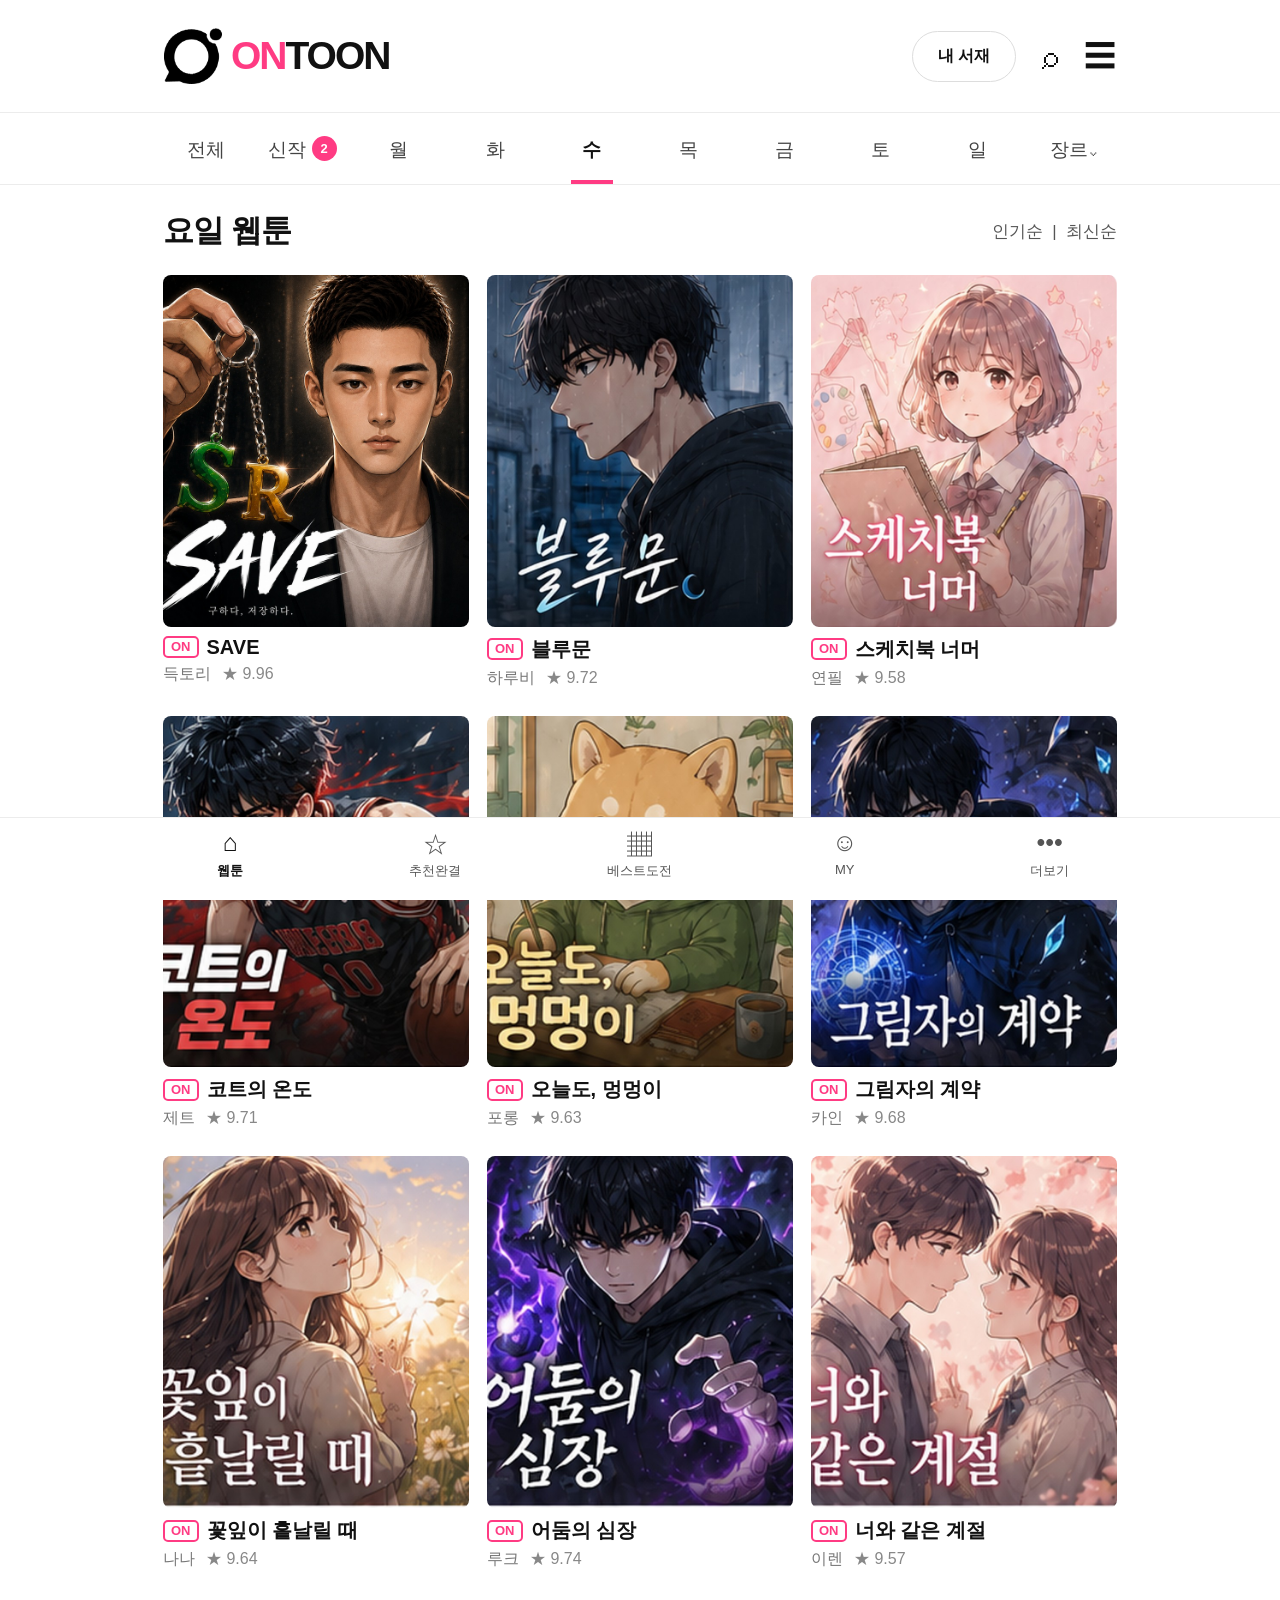
<file: index.html>
<!doctype html><html lang="ko"><head>
<meta charset="utf-8"><meta name="viewport" content="width=device-width,initial-scale=1,viewport-fit=cover">
<title>ONTOON 온툰</title><link rel="stylesheet" href="style.css"></head><body>
<header class="top"><div class="top-inner">
<a class="brand" href="index.html"><img src="assets/onium_symbol_black.png" alt="">
<span class="on">ON</span><span class="toon">TOON</span></a>
<div class="spacer"></div><div class="library">내 서재</div><span class="icon">⌕</span><span class="icon">☰</span>
</div></header>
<nav class="weekbar"><div class="week-inner">
<div class="week">전체</div><div class="week">신작 <span class="badge">2</span></div>
<div class="week">월</div><div class="week">화</div><div class="week active">수</div>
<div class="week">목</div><div class="week">금</div><div class="week">토</div><div class="week">일</div><div class="week">장르⌄</div>
</div></nav>
<main class="wrap">
<div class="heading"><h1>요일 웹툰</h1><div class="sort">인기순&nbsp;&nbsp;|&nbsp;&nbsp;최신순</div></div>
<section class="grid">
<a class="card clickable" href="save.html">
<div class="cover"><img src="assets/save_thumbnail_fixed.jpg" alt="SAVE"></div>
<div class="meta"><div class="title-row"><span class="onbadge">ON</span><span>SAVE</span></div>
<div class="creator">득토리<span class="rating">★ 9.96</span></div></div>
</a>

    <div class="card">
      <div class="cover"><img src="assets/bluemoon.jpg" alt="블루문"></div>
      <div class="meta"><div class="title-row"><span class="onbadge">ON</span><span>블루문</span></div>
      <div class="creator">하루비<span class="rating">★ 9.72</span></div></div>
    </div>
    <div class="card">
      <div class="cover"><img src="assets/sketch.jpg" alt="스케치북 너머"></div>
      <div class="meta"><div class="title-row"><span class="onbadge">ON</span><span>스케치북 너머</span></div>
      <div class="creator">연필<span class="rating">★ 9.58</span></div></div>
    </div>
    <div class="card">
      <div class="cover"><img src="assets/court.jpg" alt="코트의 온도"></div>
      <div class="meta"><div class="title-row"><span class="onbadge">ON</span><span>코트의 온도</span></div>
      <div class="creator">제트<span class="rating">★ 9.71</span></div></div>
    </div>
    <div class="card">
      <div class="cover"><img src="assets/dog.jpg" alt="오늘도, 멍멍이"></div>
      <div class="meta"><div class="title-row"><span class="onbadge">ON</span><span>오늘도, 멍멍이</span></div>
      <div class="creator">포롱<span class="rating">★ 9.63</span></div></div>
    </div>
    <div class="card">
      <div class="cover"><img src="assets/shadow.jpg" alt="그림자의 계약"></div>
      <div class="meta"><div class="title-row"><span class="onbadge">ON</span><span>그림자의 계약</span></div>
      <div class="creator">카인<span class="rating">★ 9.68</span></div></div>
    </div>
    <div class="card">
      <div class="cover"><img src="assets/petal.jpg" alt="꽃잎이 흩날릴 때"></div>
      <div class="meta"><div class="title-row"><span class="onbadge">ON</span><span>꽃잎이 흩날릴 때</span></div>
      <div class="creator">나나<span class="rating">★ 9.64</span></div></div>
    </div>
    <div class="card">
      <div class="cover"><img src="assets/heart.jpg" alt="어둠의 심장"></div>
      <div class="meta"><div class="title-row"><span class="onbadge">ON</span><span>어둠의 심장</span></div>
      <div class="creator">루크<span class="rating">★ 9.74</span></div></div>
    </div>
    <div class="card">
      <div class="cover"><img src="assets/season.jpg" alt="너와 같은 계절"></div>
      <div class="meta"><div class="title-row"><span class="onbadge">ON</span><span>너와 같은 계절</span></div>
      <div class="creator">이렌<span class="rating">★ 9.57</span></div></div>
    </div>
</section></main>
<nav class="bottom"><div class="bottom-inner">
<div class="bitem active"><span class="bi">⌂</span>웹툰</div>
<div class="bitem"><span class="bi">☆</span>추천완결</div>
<div class="bitem"><span class="bi">▦</span>베스트도전</div>
<div class="bitem"><span class="bi">☺</span>MY</div>
<div class="bitem"><span class="bi">•••</span>더보기</div>
</div></nav>
</body></html>
</file>
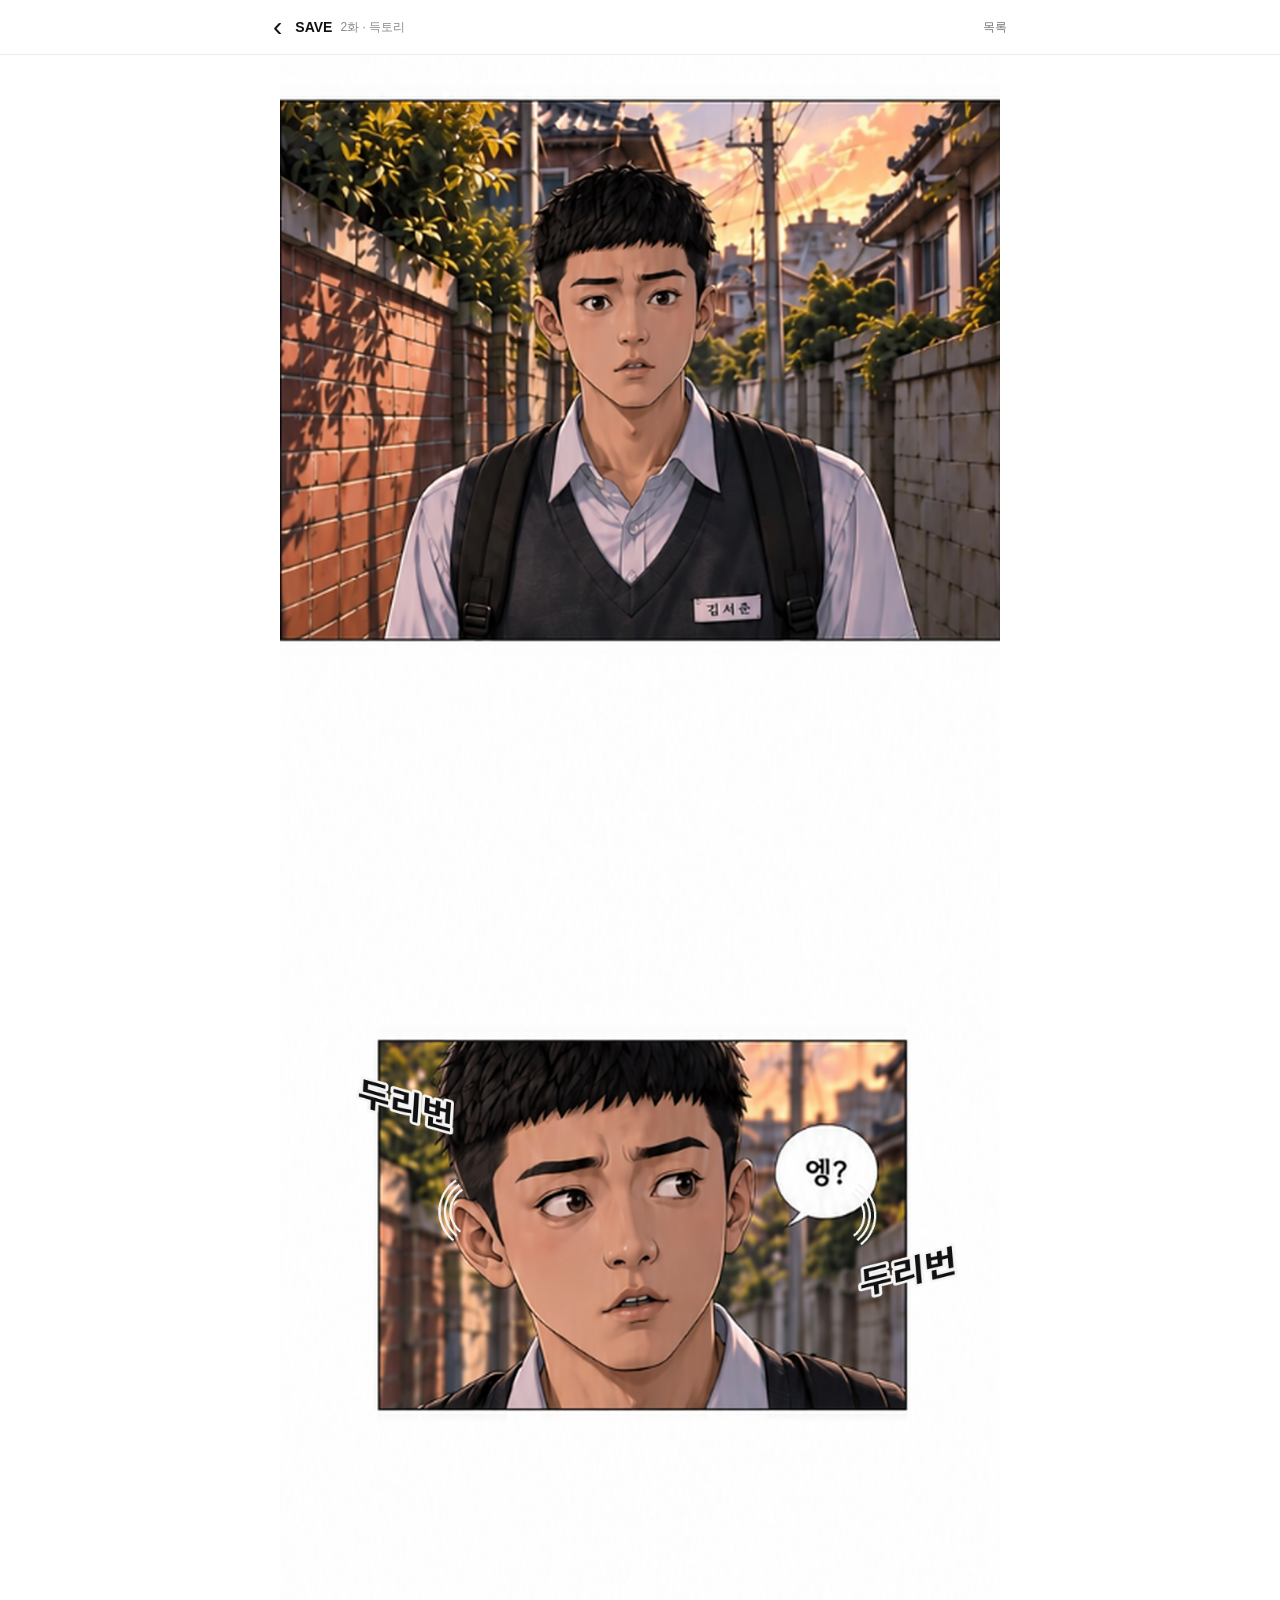
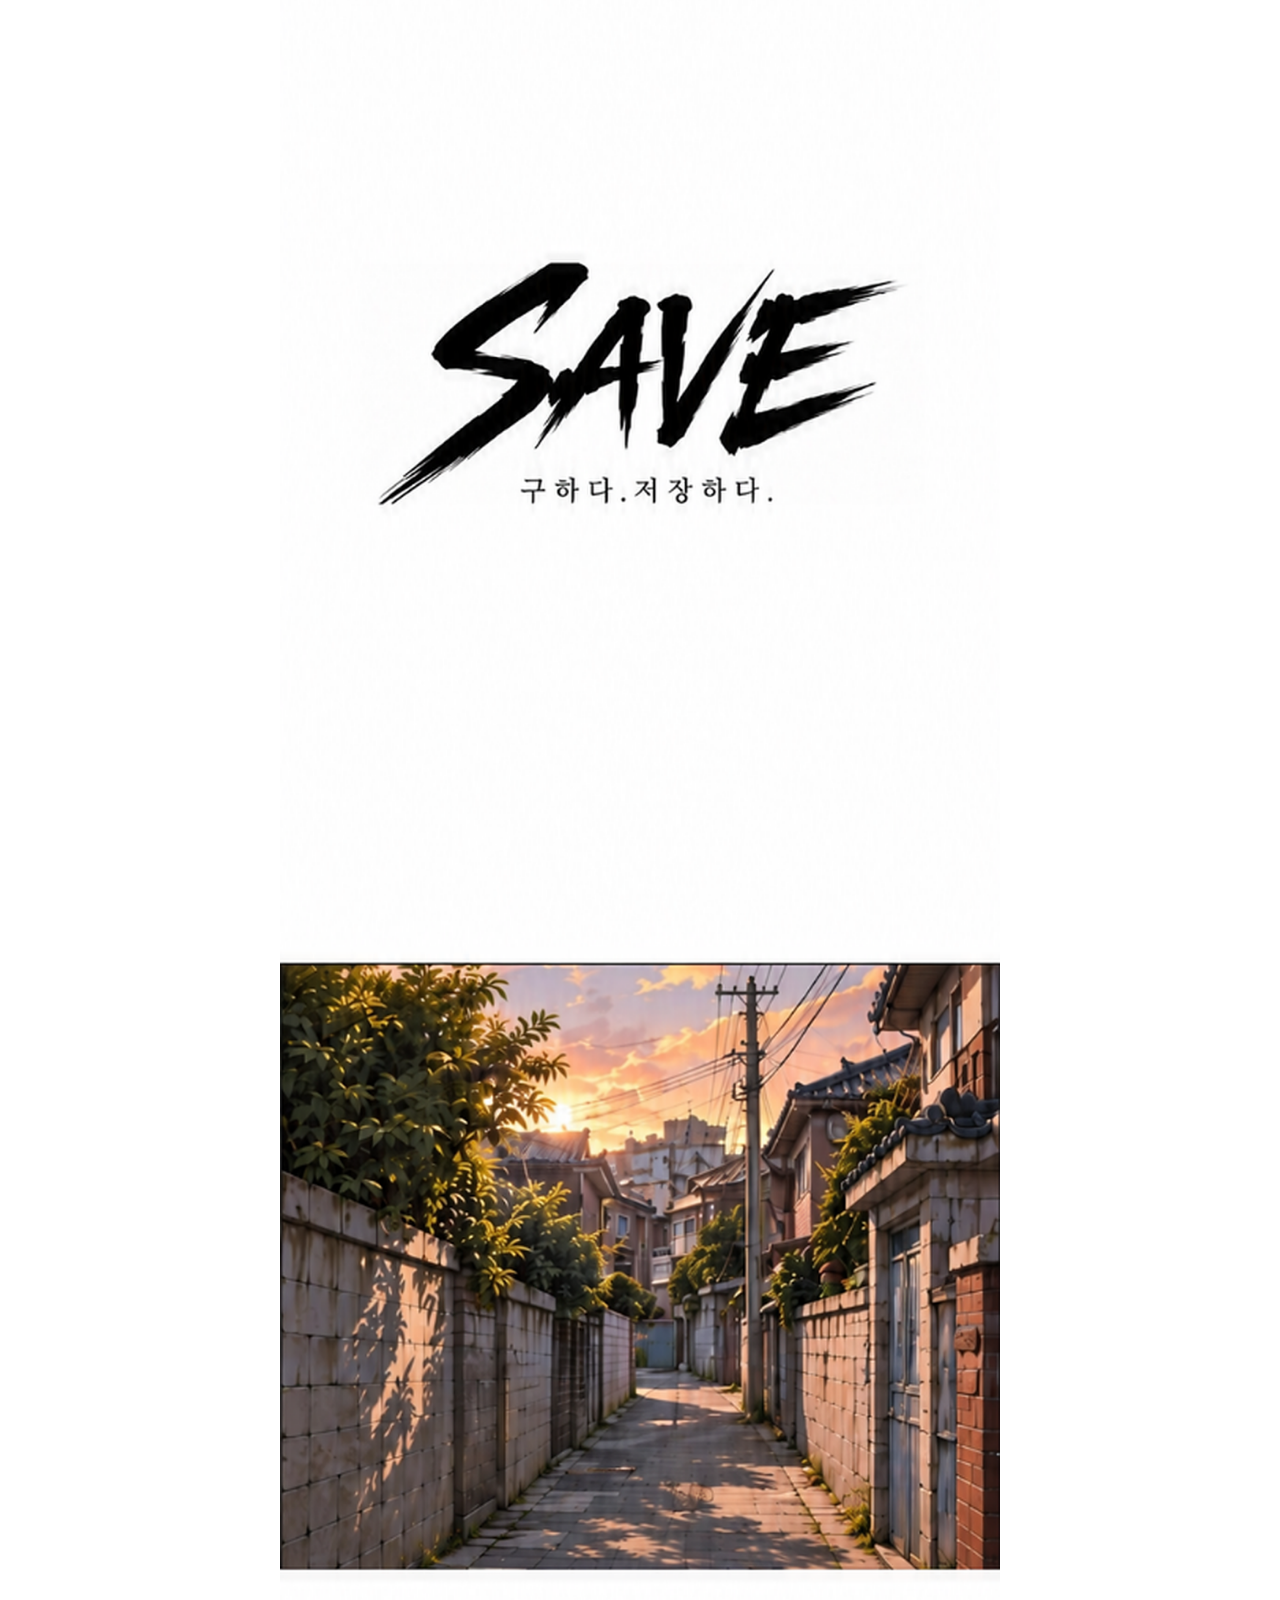
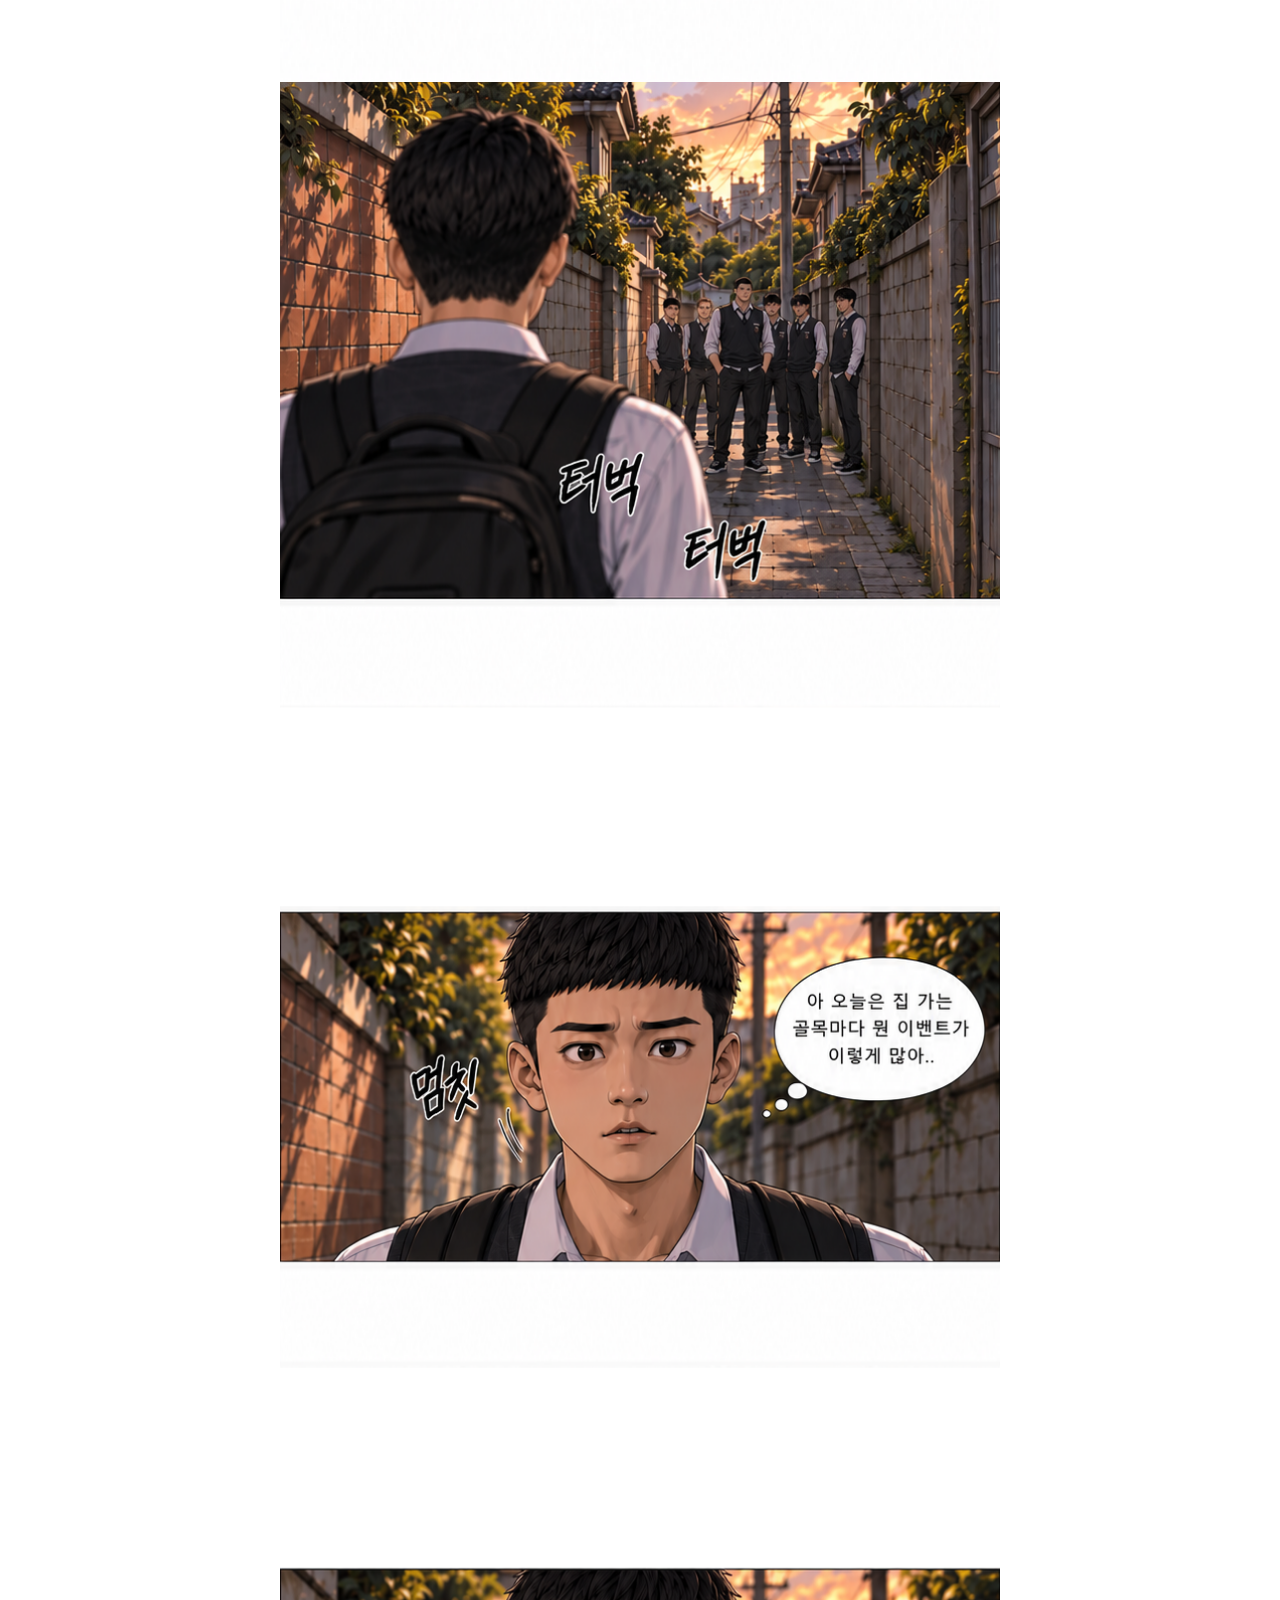
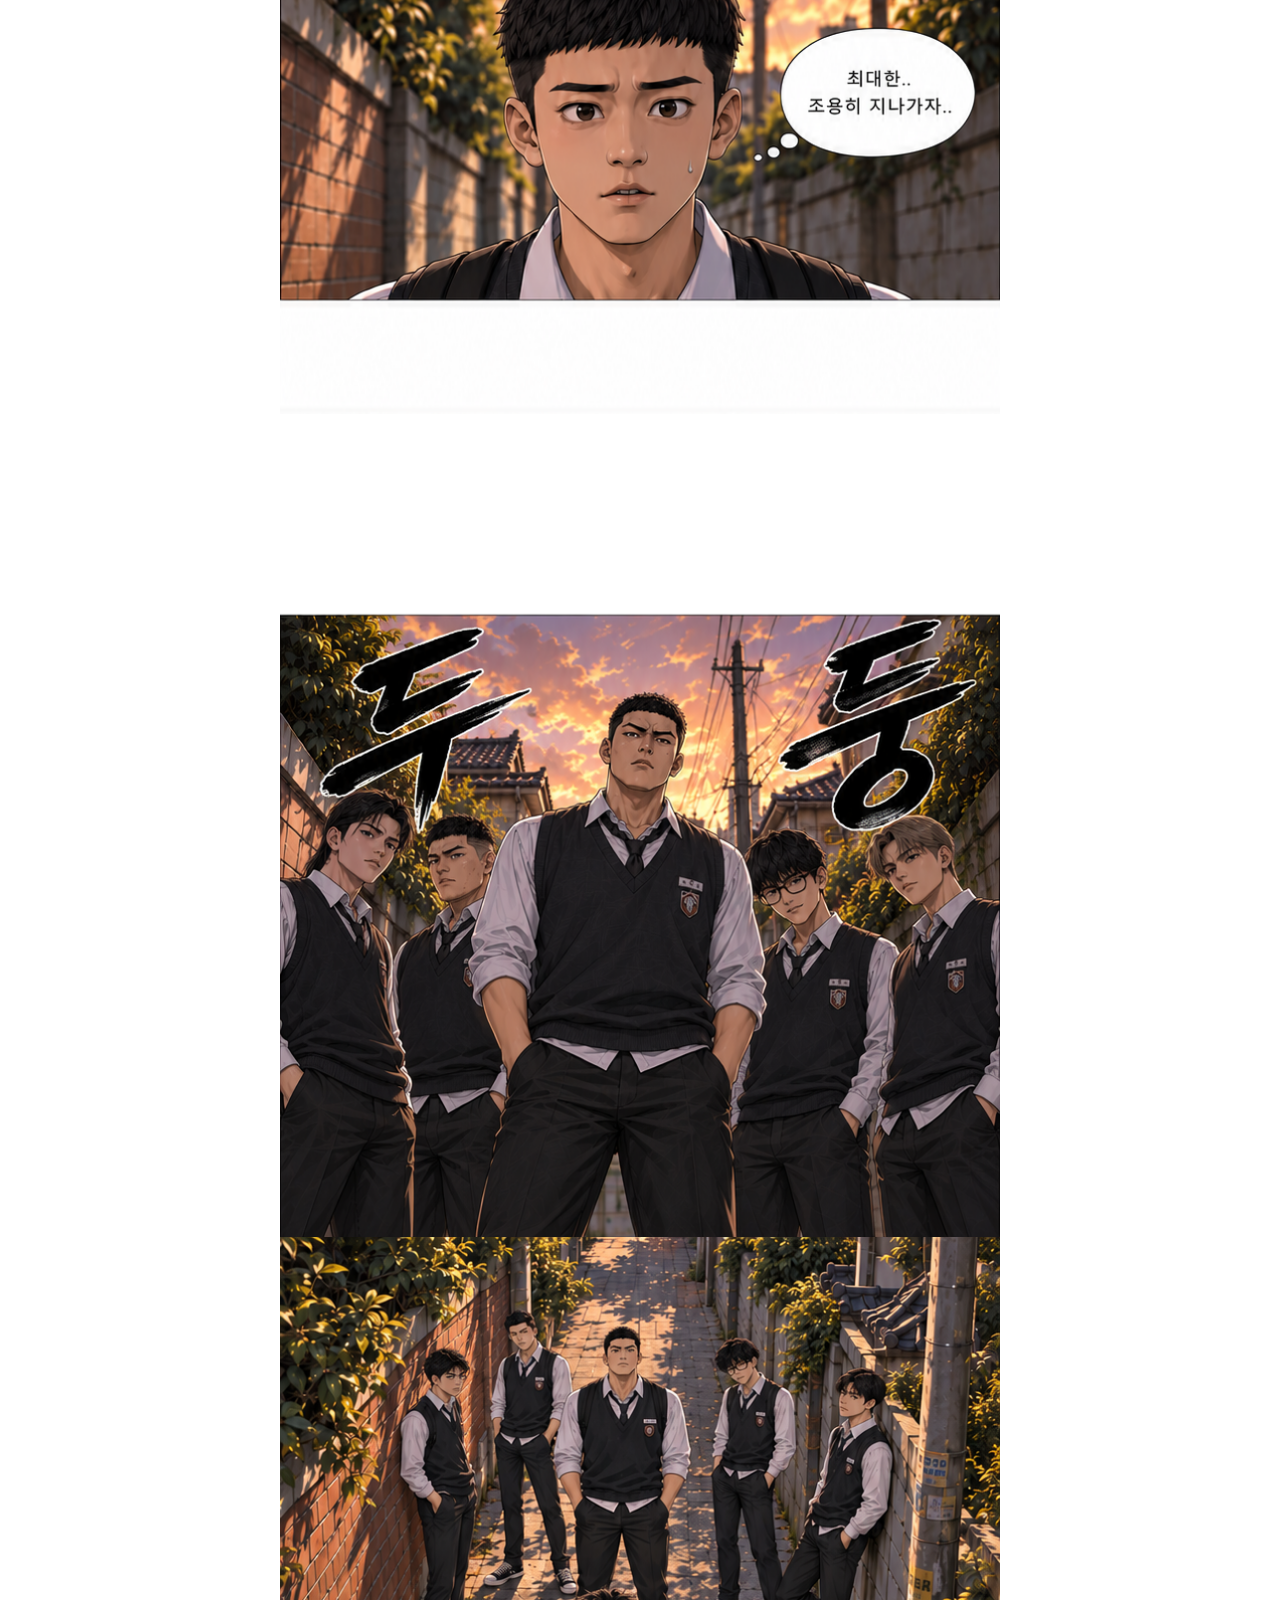
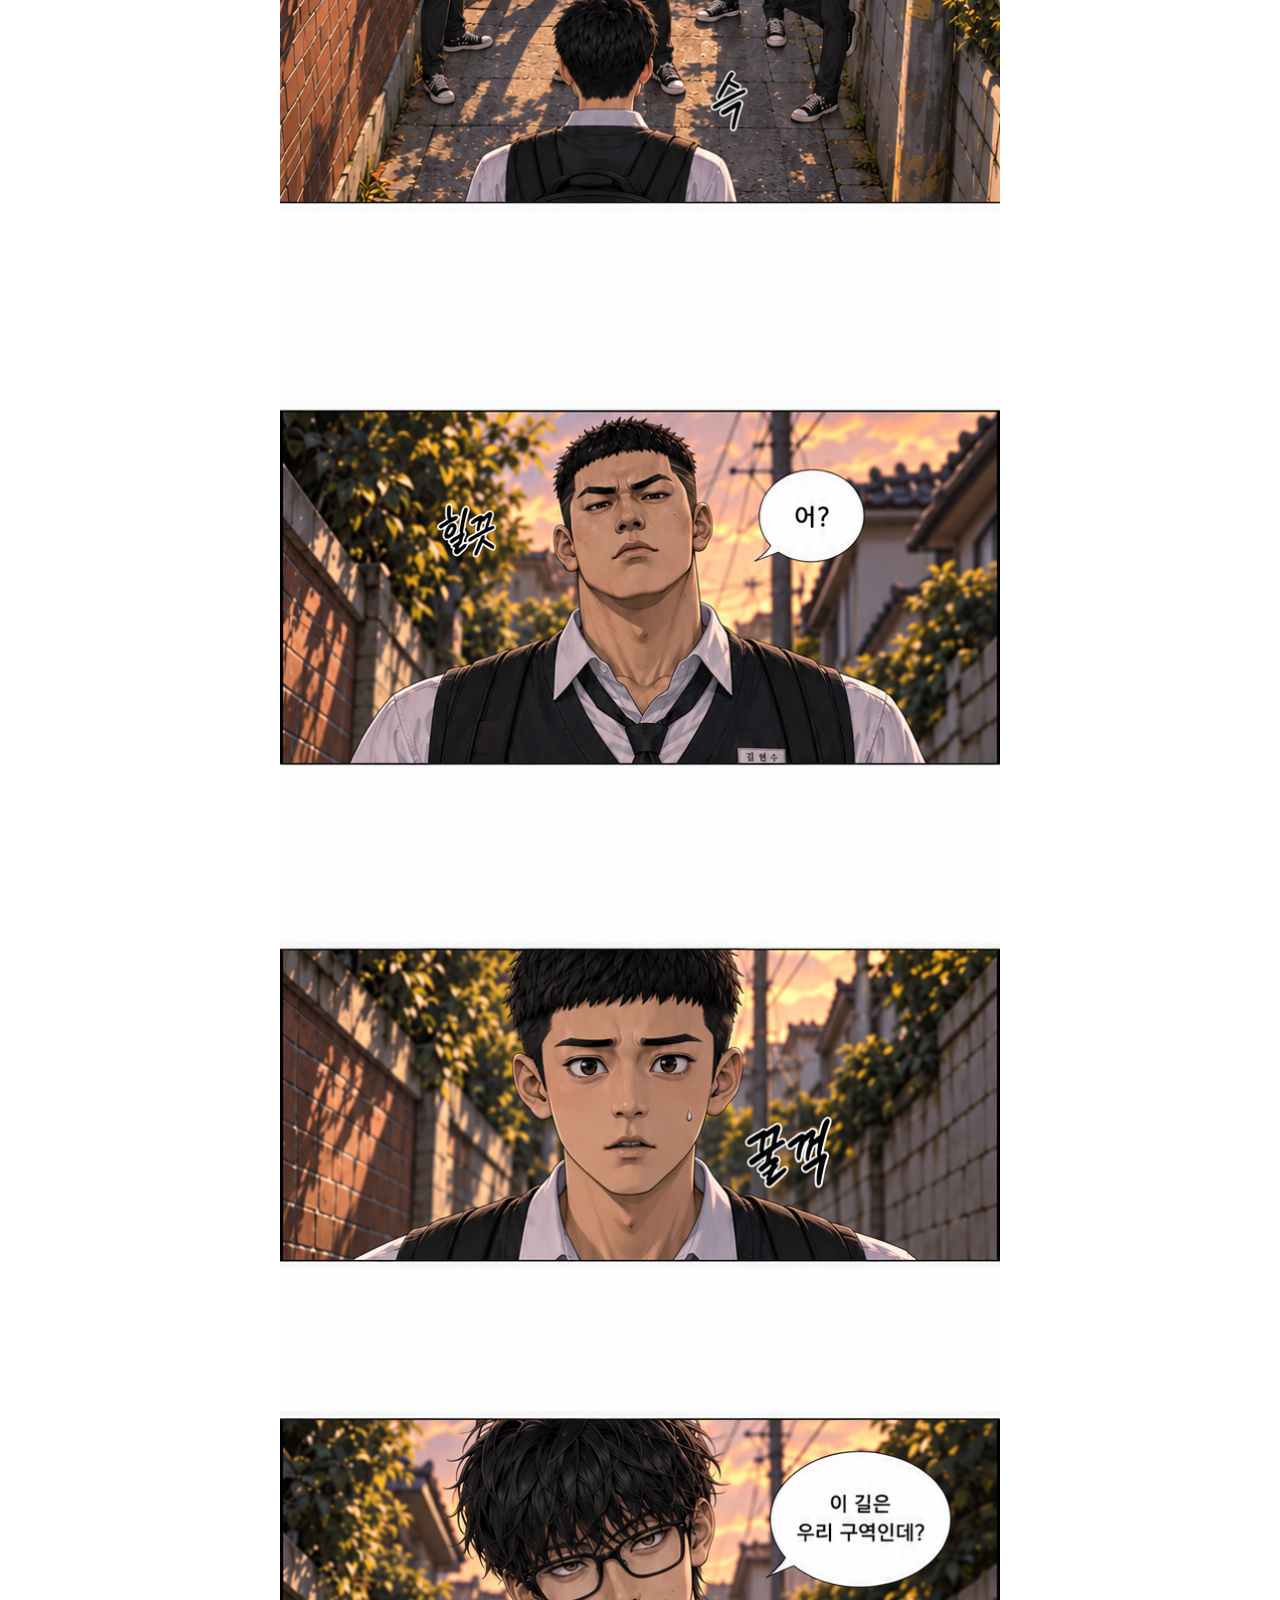
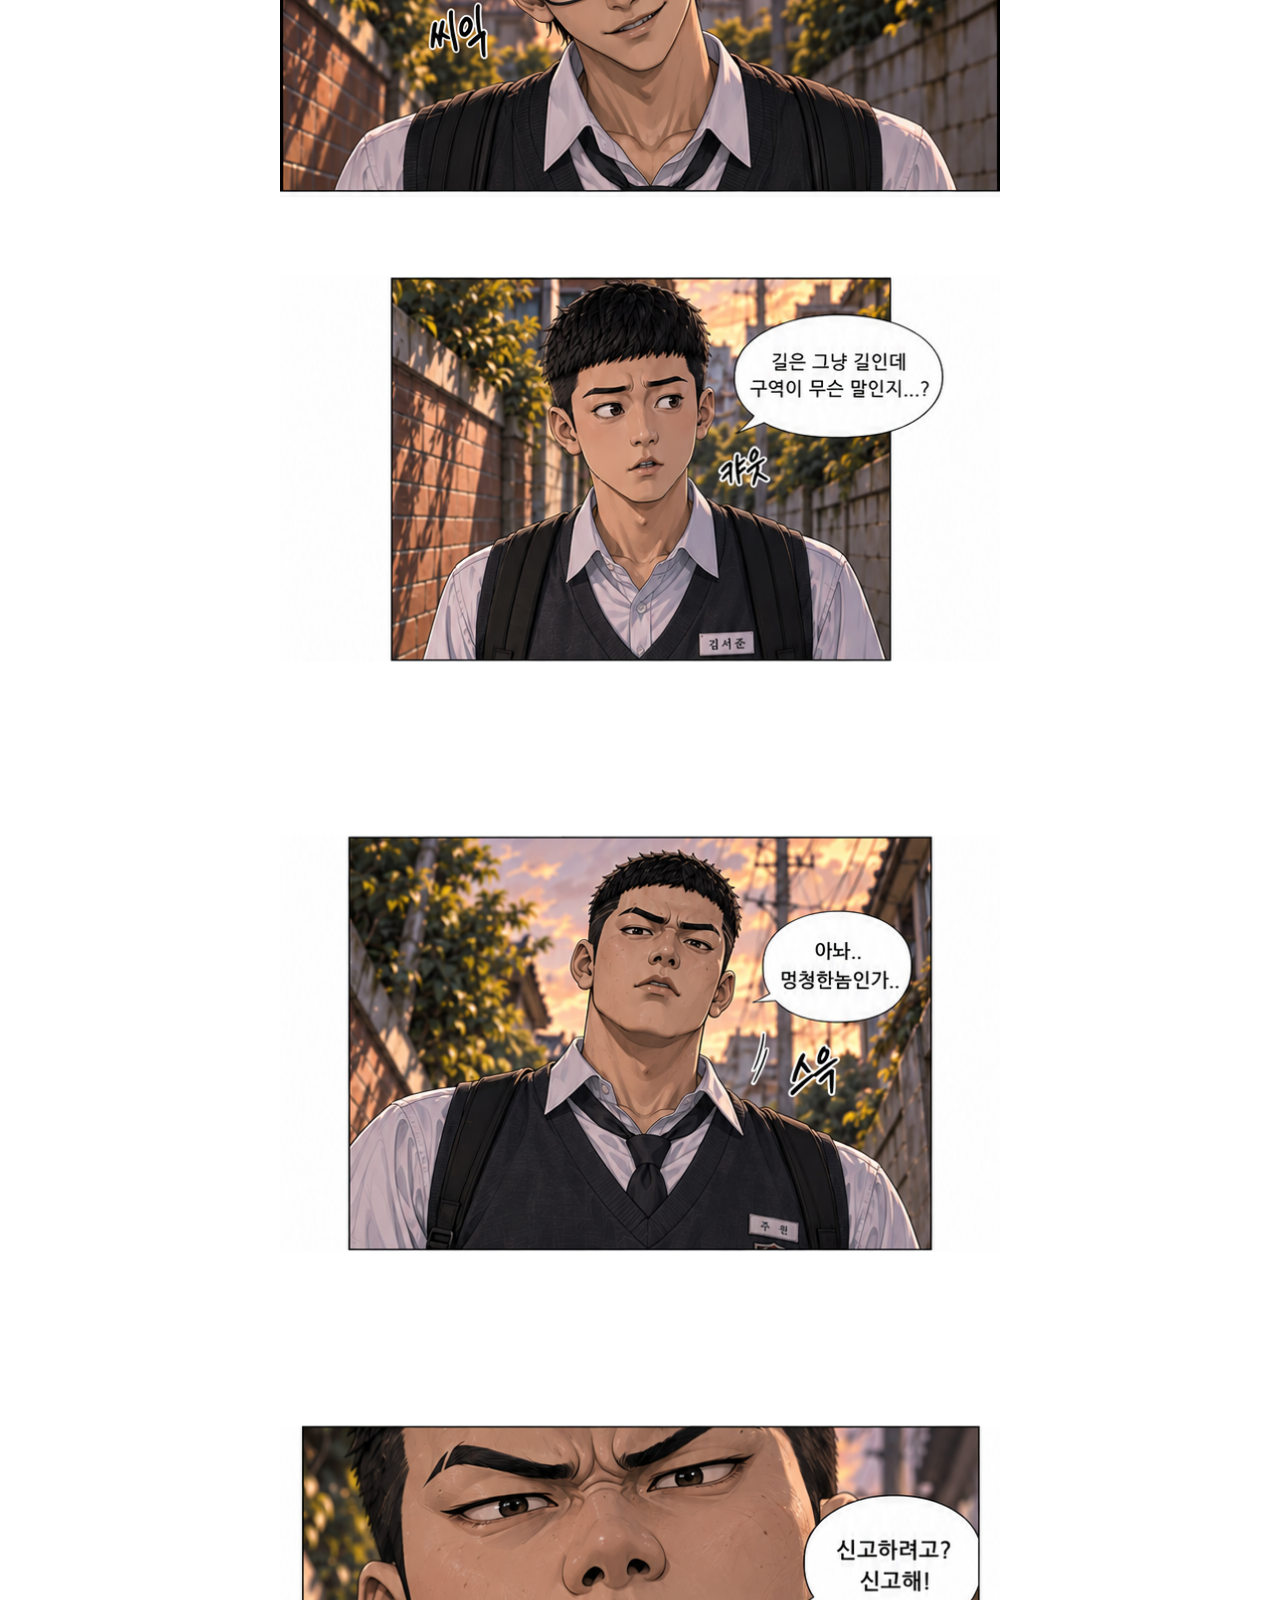
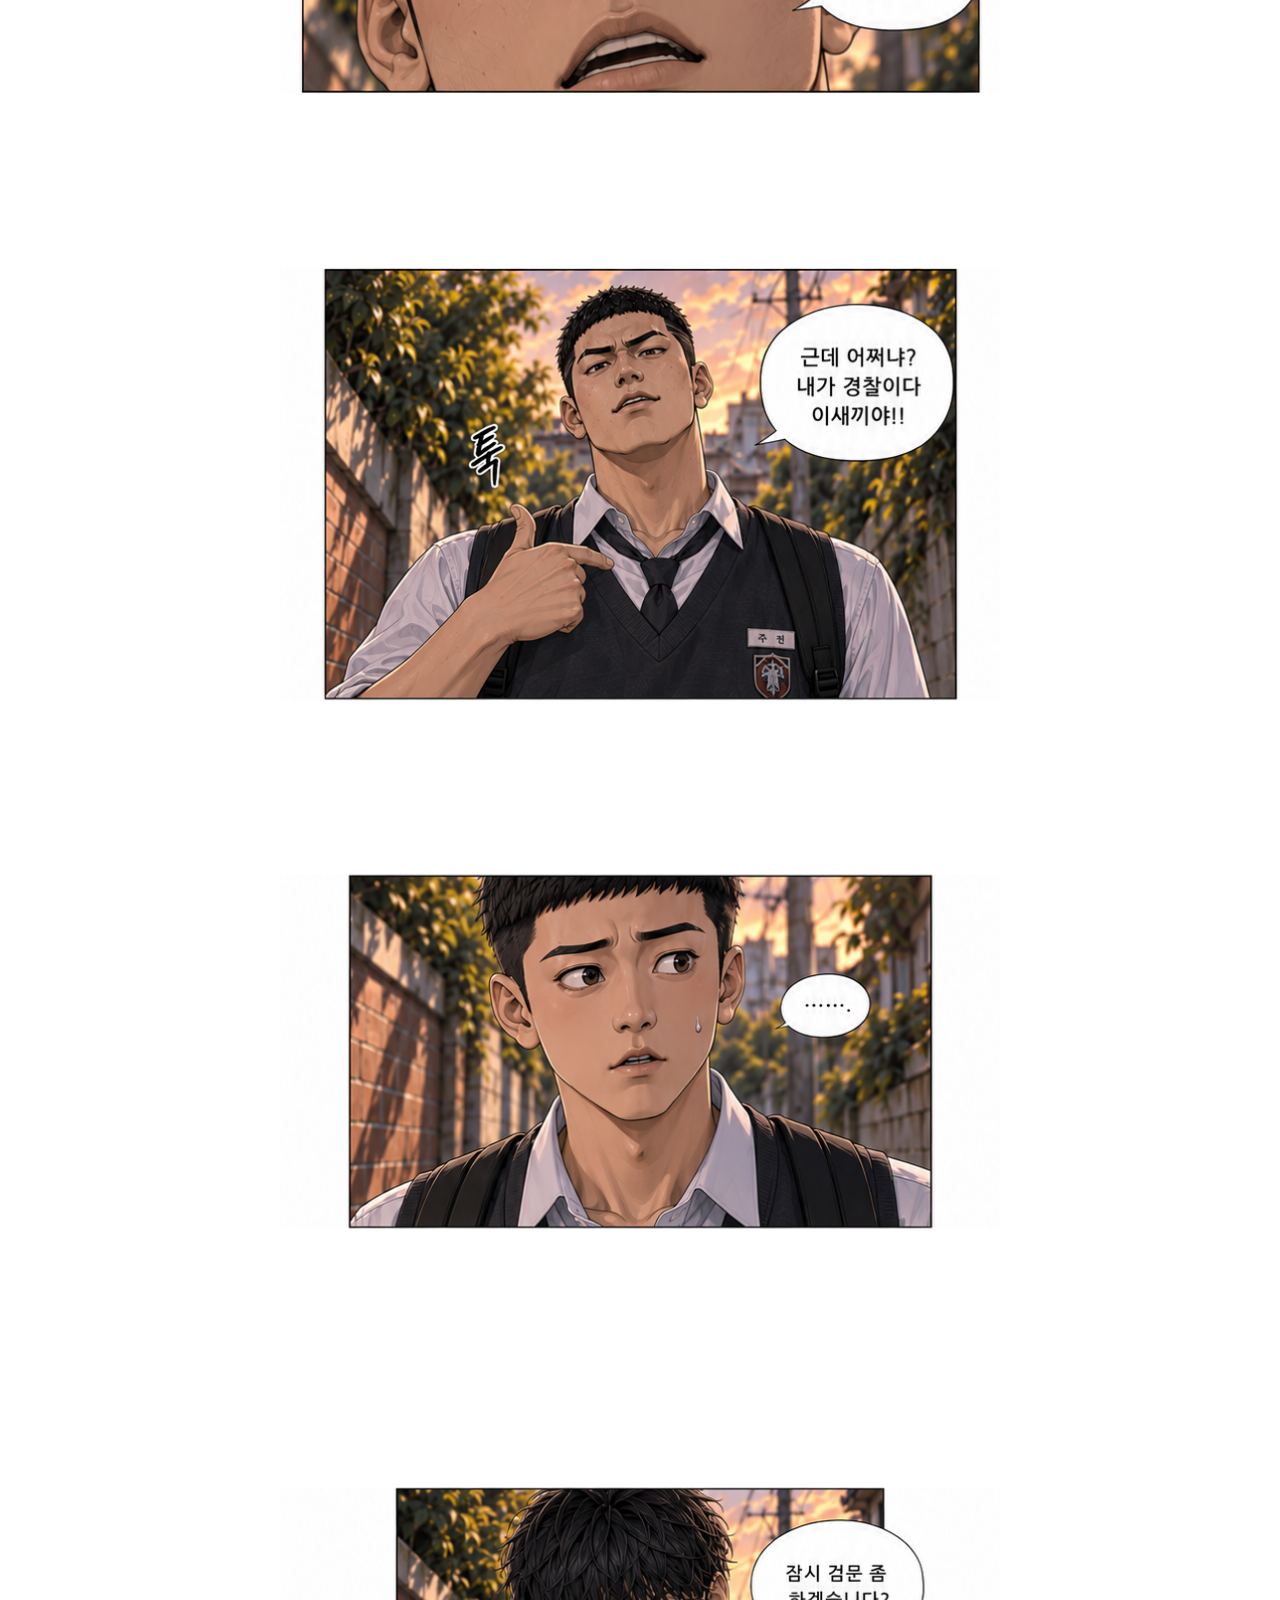
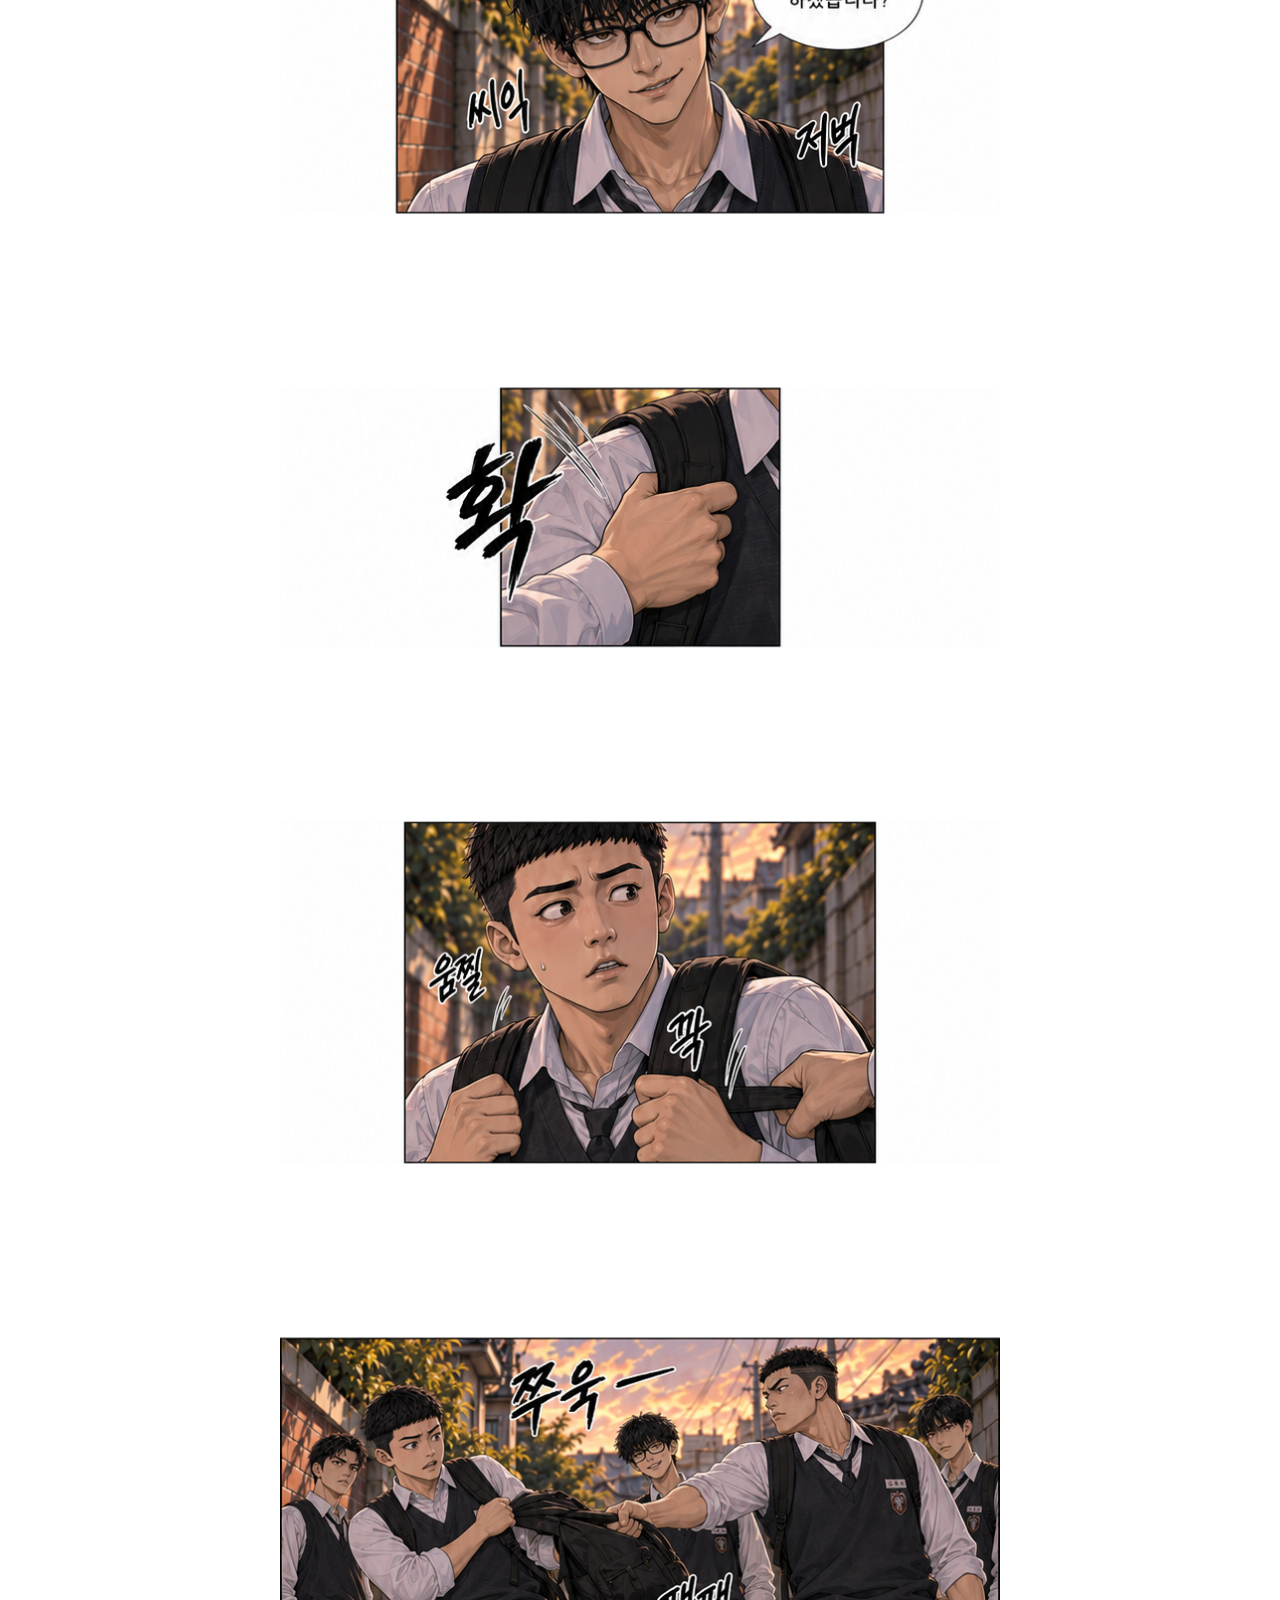
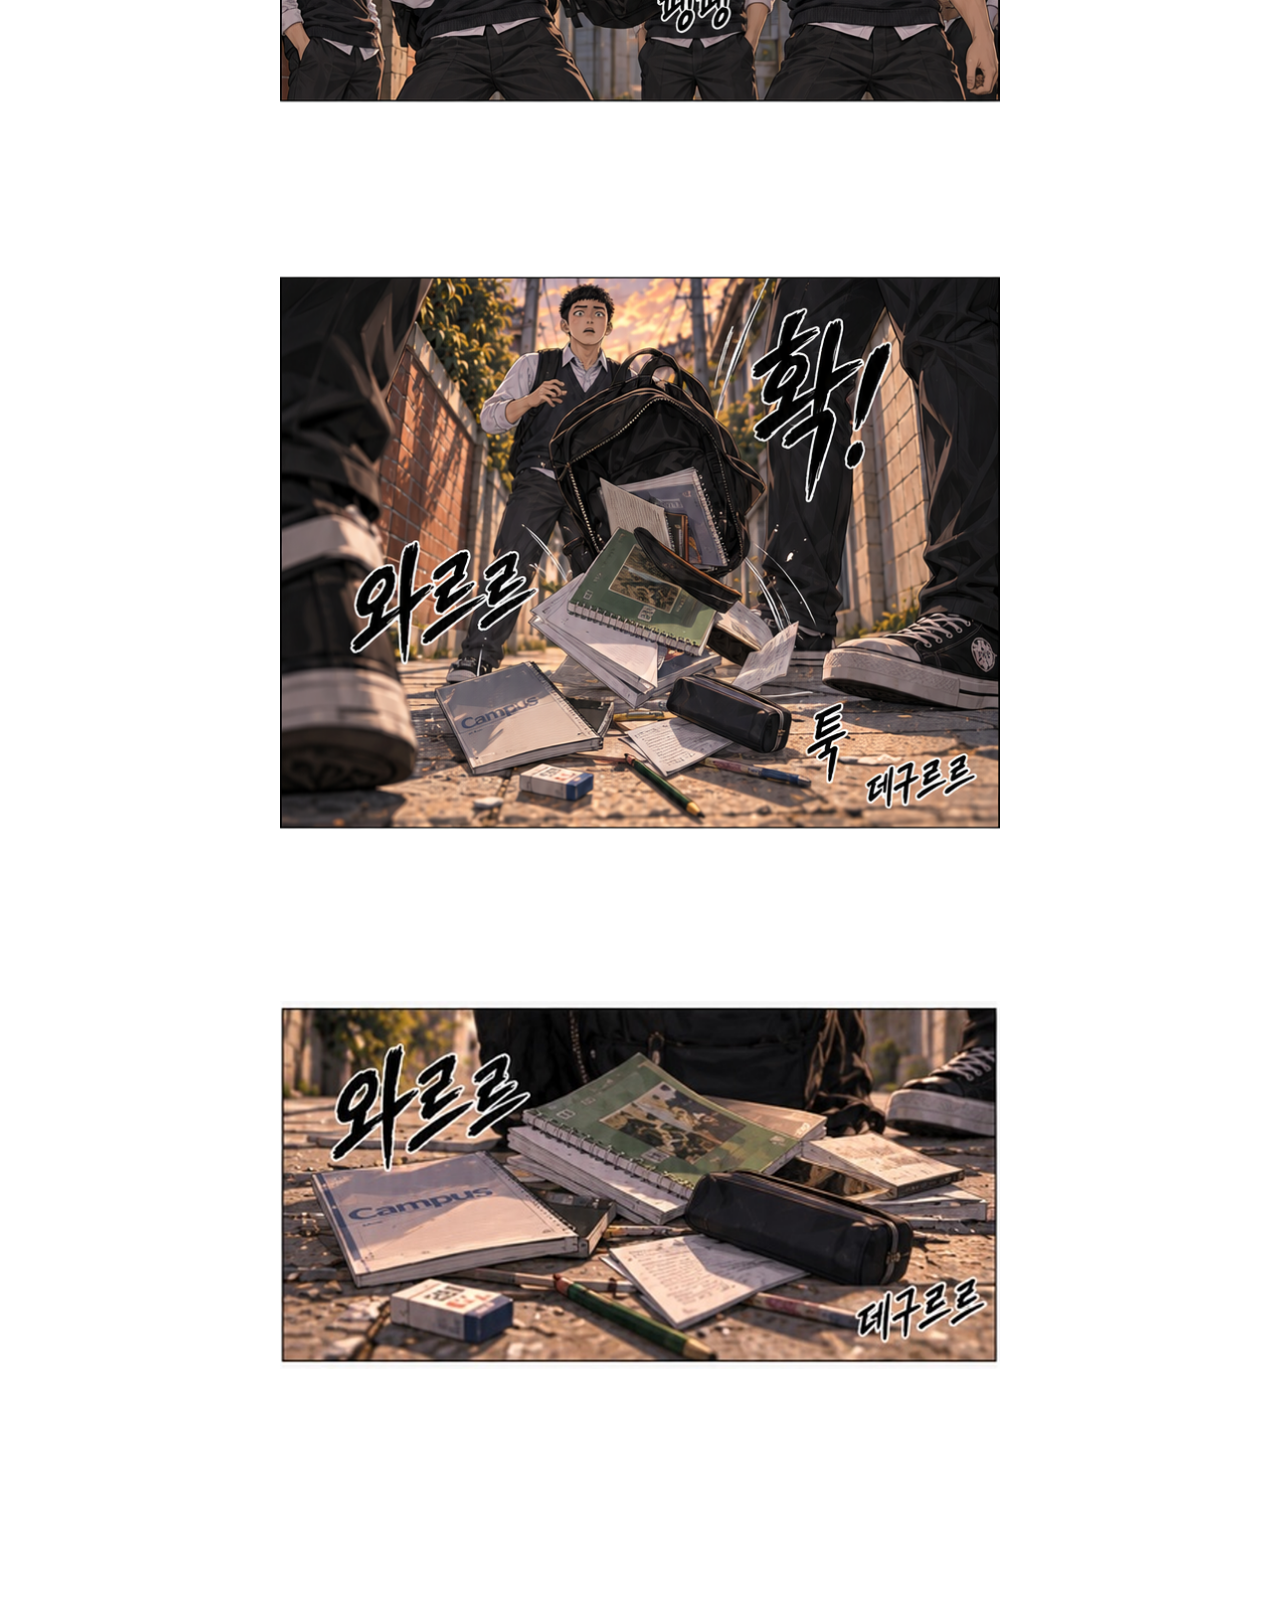
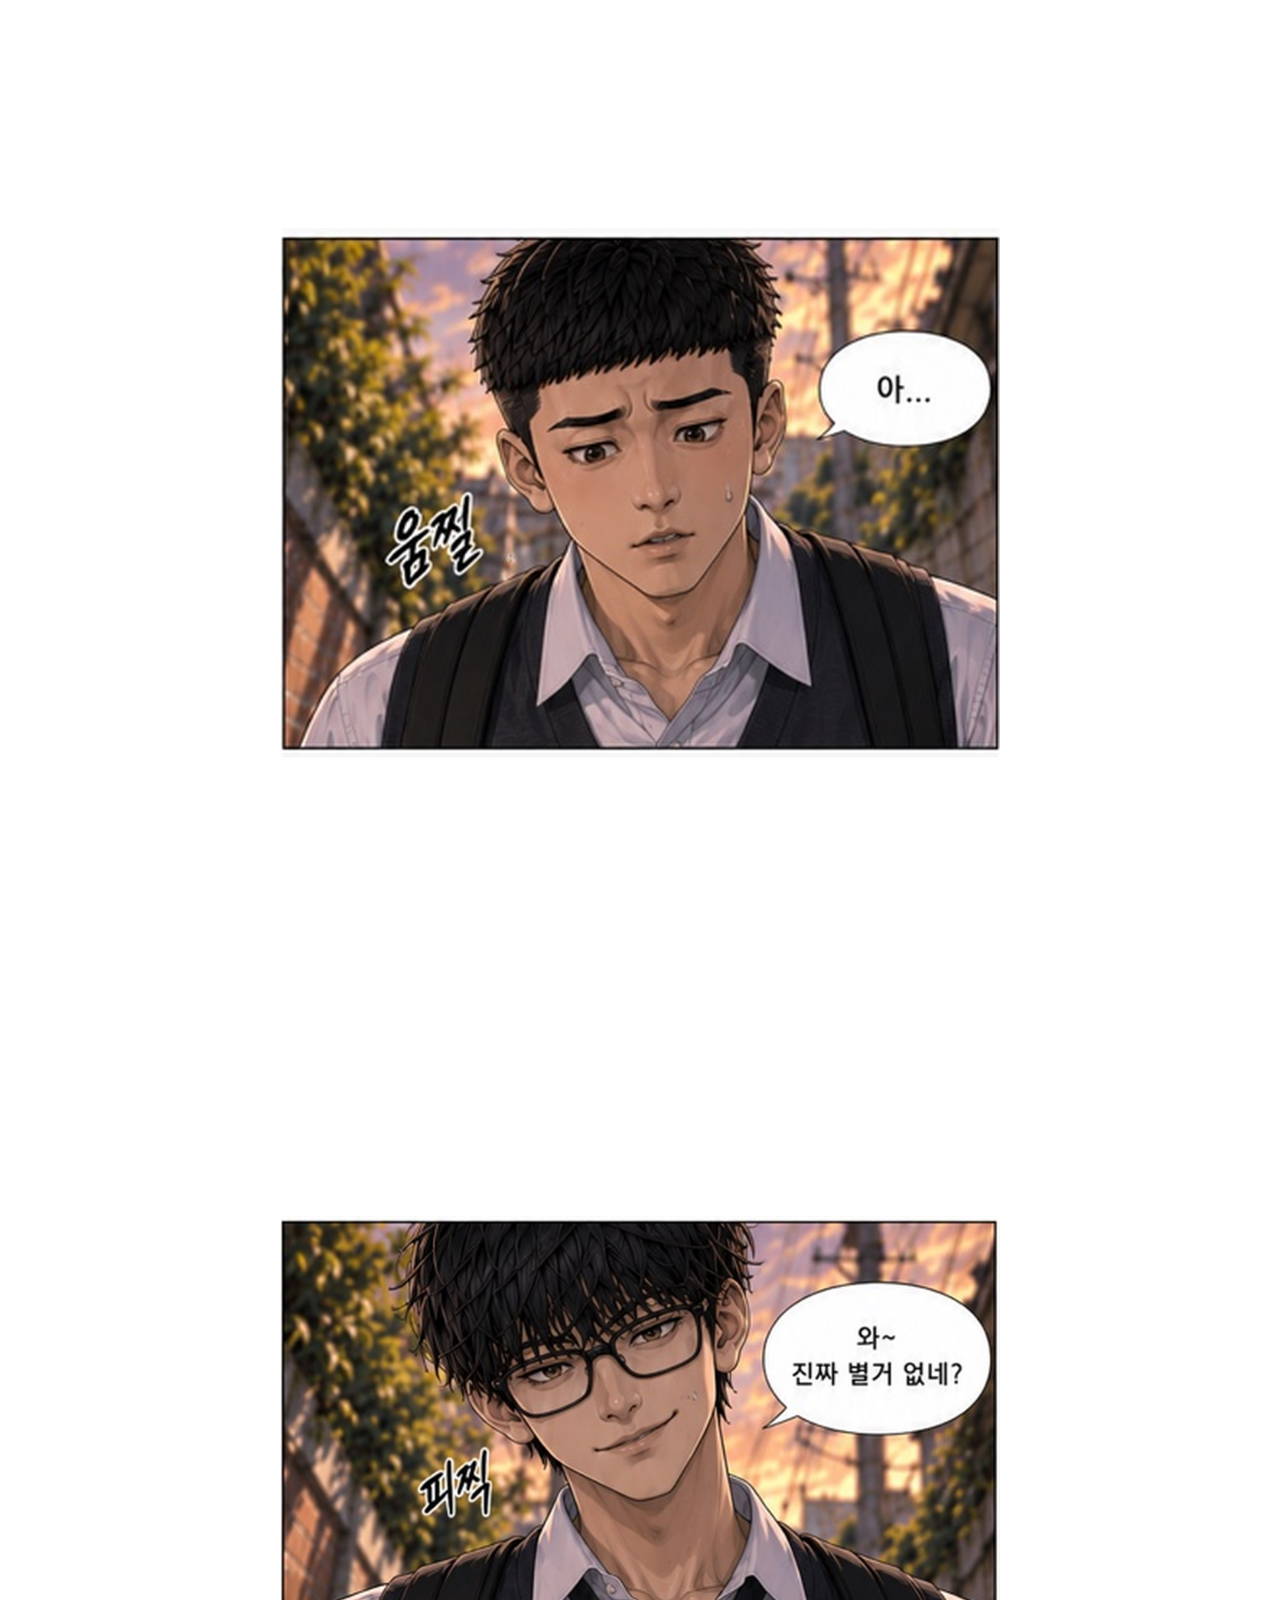
<file: episode2.html>
<!doctype html><html lang="ko"><head>
<meta charset="utf-8"><meta name="viewport" content="width=device-width,initial-scale=1,viewport-fit=cover">
<title>SAVE 2화 | ONTOON</title><link rel="stylesheet" href="style.css"></head><body>
<header class="viewer-top"><div class="viewer-top-inner">
<a class="vback" href="save.html">‹</a><span class="vtitle">SAVE</span><span class="vsub">2화 · 득토리</span>
<div class="spacer"></div><a href="save.html" style="font-size:12px;color:#777">목록</a>
</div></header>
<main class="viewer">
<img src="assets/episode02_part01.png" alt="SAVE 2화 1부">
<img src="assets/episode02_part02.png" alt="SAVE 2화 2부">
<img src="assets/episode02_part03.png" alt="SAVE 2화 3부">
<img src="assets/episode02_part04.png" alt="SAVE 2화 4부">
<img src="assets/episode02_part05.png" alt="SAVE 2화 5부">
<img src="assets/episode02_part06.png" alt="SAVE 2화 6부">
<img src="assets/episode02_part07.png" alt="SAVE 2화 7부">
<img src="assets/episode02_part08.png" alt="SAVE 2화 8부">
<img src="assets/episode02_part09.png" alt="SAVE 2화 9부">
<img src="assets/episode02_part10.png" alt="SAVE 2화 10부">
<div class="viewer-end">2화 끝<br><a href="save.html">작품 목록으로</a></div>
</main></body></html>
</file>
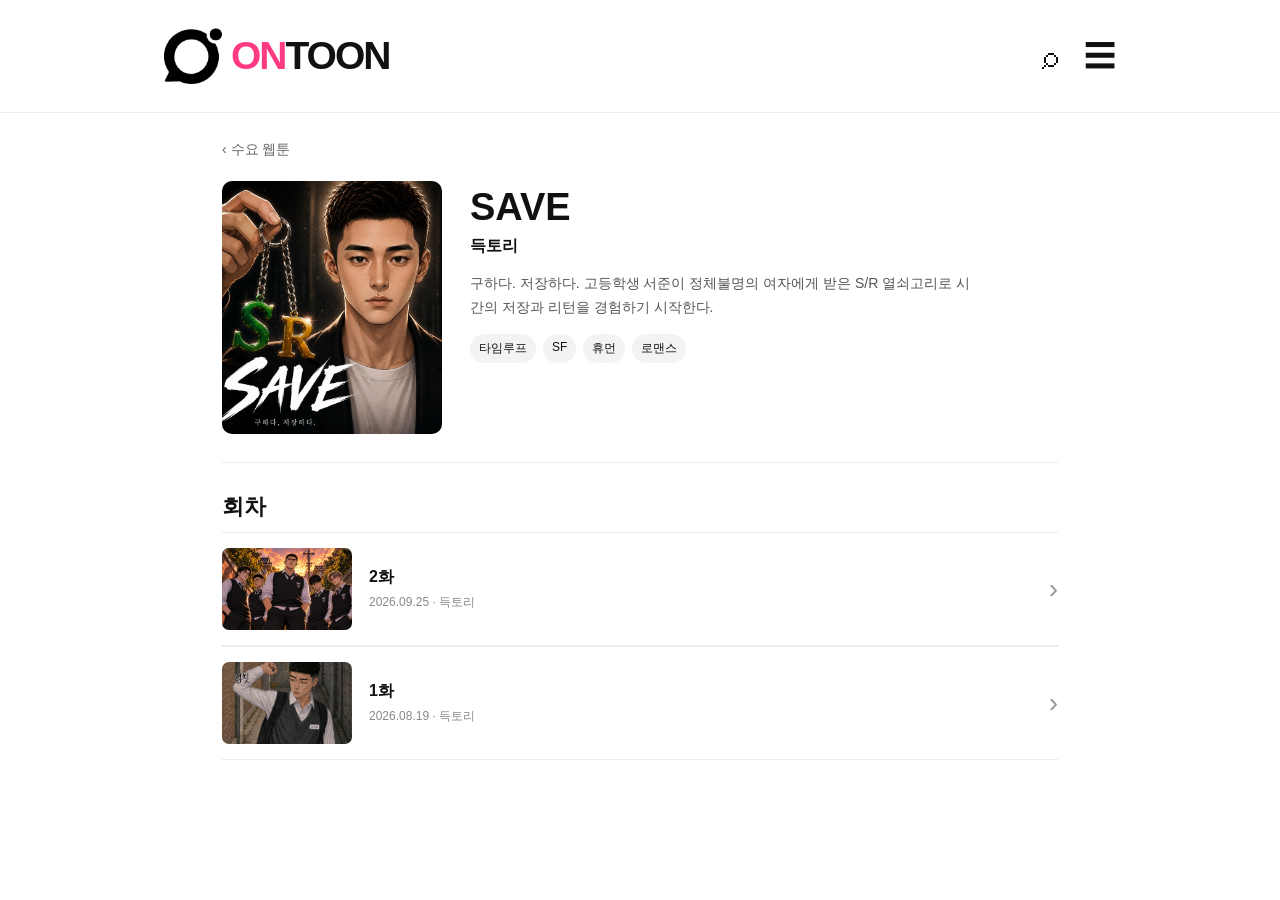
<file: save.html>
<!doctype html><html lang="ko"><head>
<meta charset="utf-8"><meta name="viewport" content="width=device-width,initial-scale=1">
<title>SAVE | ONTOON</title><link rel="stylesheet" href="style.css"></head><body>
<header class="top"><div class="top-inner">
<a class="brand" href="index.html"><img src="assets/onium_symbol_black.png" alt="">
<span class="on">ON</span><span class="toon">TOON</span></a>
<div class="spacer"></div><span class="icon">⌕</span><span class="icon">☰</span></div></header>
<main class="series-wrap">
<div class="backline"><a href="index.html">‹ 수요 웹툰</a></div>
<section class="series-head">
<img class="series-cover" src="assets/save_thumbnail_fixed.jpg" alt="SAVE">
<div class="series-info">
<h1>SAVE</h1><div class="author">득토리</div>
<div class="desc">구하다. 저장하다. 고등학생 서준이 정체불명의 여자에게 받은 S/R 열쇠고리로 시간의 저장과 리턴을 경험하기 시작한다.</div>
<div class="tags"><span class="tag">타임루프</span><span class="tag">SF</span><span class="tag">휴먼</span><span class="tag">로맨스</span></div>
</div></section>
<div class="episode-title">회차</div>

<a class="ep-row" href="episode2.html">
<img class="ep-thumb" src="assets/save_episode2_thumbnail.png" alt="">
<div><div class="ep-name">2화</div><div class="ep-date">2026.09.25 · 득토리</div></div><div class="ep-arrow">›</div>
</a>

<a class="ep-row" href="episode1.html">
<img class="ep-thumb" src="assets/save_episode1_thumbnail.jpg" alt="">
<div><div class="ep-name">1화</div><div class="ep-date">2026.08.19 · 득토리</div></div><div class="ep-arrow">›</div>
</a>
</main></body></html>
</file>
<file: style.css>
:root{
 --pink:#ff3b83; --text:#111; --muted:#888; --line:#ececec; --soft:#f7f7f7;
}
*{box-sizing:border-box}
html,body{margin:0;padding:0;background:#fff;color:var(--text);
 font-family:-apple-system,BlinkMacSystemFont,"Noto Sans KR","Apple SD Gothic Neo","Segoe UI",Arial,sans-serif}
a{text-decoration:none;color:inherit}
button{font:inherit}
.top{border-bottom:1px solid var(--line);background:#fff}
.top-inner{max-width:1024px;height:112px;margin:0 auto;display:flex;align-items:center;padding:0 36px;gap:14px}
.brand{display:flex;align-items:center;font-size:39px;font-weight:900;letter-spacing:-2px}
.brand img{width:58px;height:58px;object-fit:contain;margin-right:9px}
.brand .on{color:var(--pink)}
.brand .toon{color:#111}
.spacer{flex:1}
.library{border:1px solid #ddd;border-radius:999px;padding:14px 25px;font-weight:700;font-size:16px}
.icon{font-size:32px;line-height:1;margin-left:12px}
.weekbar{border-bottom:1px solid var(--line);background:#fff}
.week-inner{max-width:1024px;margin:0 auto;display:grid;grid-template-columns:repeat(10,1fr);align-items:end;padding:0 30px}
.week{position:relative;text-align:center;padding:23px 4px 21px;color:#444;font-size:19px;cursor:default;user-select:none}
.week.active{font-weight:900;color:#111}
.week.active:after{content:"";position:absolute;height:4px;background:var(--pink);left:28%;right:28%;bottom:0}
.badge{display:inline-flex;width:25px;height:25px;border-radius:50%;background:var(--pink);color:#fff;align-items:center;justify-content:center;font-size:13px;font-weight:800;vertical-align:3px}
.wrap{max-width:1024px;margin:0 auto;padding:25px 35px 105px}
.heading{display:flex;justify-content:space-between;align-items:center;margin-bottom:23px}
.heading h1{font-size:31px;margin:0;font-weight:900;letter-spacing:-1px}
.sort{color:#555;font-size:17px}
.grid{display:grid;grid-template-columns:repeat(3,1fr);gap:27px 18px}
.card{min-width:0}
.card.clickable{cursor:pointer}
.cover{width:100%;aspect-ratio:0.87/1;border-radius:8px;overflow:hidden;background:#eee}
.cover img{width:100%;height:100%;display:block;object-fit:cover}
.meta{padding-top:9px}
.title-row{display:flex;align-items:center;gap:8px;font-size:20px;font-weight:800;white-space:nowrap;overflow:hidden}
.onbadge{border:2px solid var(--pink);color:var(--pink);border-radius:5px;padding:1px 6px;font-size:13px;font-weight:900;line-height:1.25}
.creator{color:#777;font-size:16px;margin-top:5px}
.rating{margin-left:11px;color:#888}
.bottom{position:fixed;z-index:30;left:0;right:0;bottom:0;background:#fff;border-top:1px solid var(--line)}
.bottom-inner{max-width:1024px;height:82px;margin:0 auto;display:grid;grid-template-columns:repeat(5,1fr)}
.bitem{text-align:center;padding-top:10px;color:#555;font-size:13px}
.bitem .bi{font-size:25px;display:block;height:34px}
.bitem.active{font-weight:900;color:#111}

.series-wrap{max-width:880px;margin:0 auto;padding:28px 22px 90px}
.backline{font-size:14px;color:#666;margin-bottom:22px}
.series-head{display:grid;grid-template-columns:220px 1fr;gap:28px;padding-bottom:28px;border-bottom:1px solid var(--line)}
.series-cover{width:220px;aspect-ratio:.87/1;border-radius:10px;object-fit:cover}
.series-info h1{font-size:38px;margin:5px 0 7px}
.author{font-size:16px;font-weight:800;margin-bottom:15px}
.desc{font-size:14px;line-height:1.7;color:#555;max-width:510px}
.tags{display:flex;gap:7px;margin-top:14px}
.tag{font-size:12px;padding:6px 9px;border-radius:99px;background:#f3f3f3}
.episode-title{font-size:22px;font-weight:900;margin:29px 0 10px}
.ep-row{display:grid;grid-template-columns:130px 1fr auto;gap:17px;align-items:center;border-top:1px solid var(--line);border-bottom:1px solid var(--line);padding:15px 0;cursor:pointer}
.ep-thumb{width:130px;height:82px;object-fit:cover;border-radius:7px}
.ep-name{font-size:16px;font-weight:800}.ep-date{color:#888;font-size:12px;margin-top:6px}
.ep-arrow{font-size:28px;color:#999}

.viewer-top{position:sticky;top:0;z-index:40;background:rgba(255,255,255,.97);border-bottom:1px solid var(--line)}
.viewer-top-inner{height:54px;max-width:760px;margin:0 auto;display:flex;align-items:center;padding:0 13px}
.vback{font-size:28px;margin-right:13px}.vtitle{font-size:14px;font-weight:900}.vsub{font-size:12px;color:#888;margin-left:8px}
.viewer{max-width:720px;margin:0 auto;background:#fff;line-height:0}
.viewer img{display:block;width:100%;height:auto;border:0;margin:0;padding:0}
.viewer-end{line-height:1.6;text-align:center;padding:70px 20px 100px;color:#888;font-size:13px}
.viewer-end a{display:inline-block;margin-top:18px;background:#111;color:#fff;padding:12px 22px;border-radius:99px;font-weight:800}

@media(max-width:700px){
 .top-inner{height:72px;padding:0 15px}
 .brand{font-size:27px;letter-spacing:-1.4px}.brand img{width:40px;height:40px;margin-right:7px}
 .library{font-size:13px;padding:9px 15px}.icon{font-size:25px;margin-left:7px}
 .week-inner{padding:0 10px}.week{font-size:14px;padding:18px 1px 16px}
 .badge{width:20px;height:20px;font-size:11px}
 .wrap{padding:18px 14px 92px}.heading h1{font-size:23px}.sort{font-size:14px}
 .grid{gap:20px 10px}.title-row{font-size:14px;gap:5px}.onbadge{font-size:10px;padding:1px 4px;border-width:1.5px}.creator{font-size:12px}.rating{margin-left:6px}
 .bottom-inner{height:65px}.bitem{font-size:11px}.bitem .bi{font-size:20px;height:27px}
 .series-wrap{padding:17px 14px 75px}.series-head{grid-template-columns:120px 1fr;gap:15px}.series-cover{width:120px}
 .series-info h1{font-size:26px;margin-top:0}.author{font-size:13px;margin-bottom:7px}.desc{font-size:12px;line-height:1.55}.tags{margin-top:8px}.tag{font-size:10px;padding:4px 7px}
 .episode-title{font-size:19px}.ep-row{grid-template-columns:100px 1fr auto;gap:12px}.ep-thumb{width:100px;height:66px}
}
</file>
